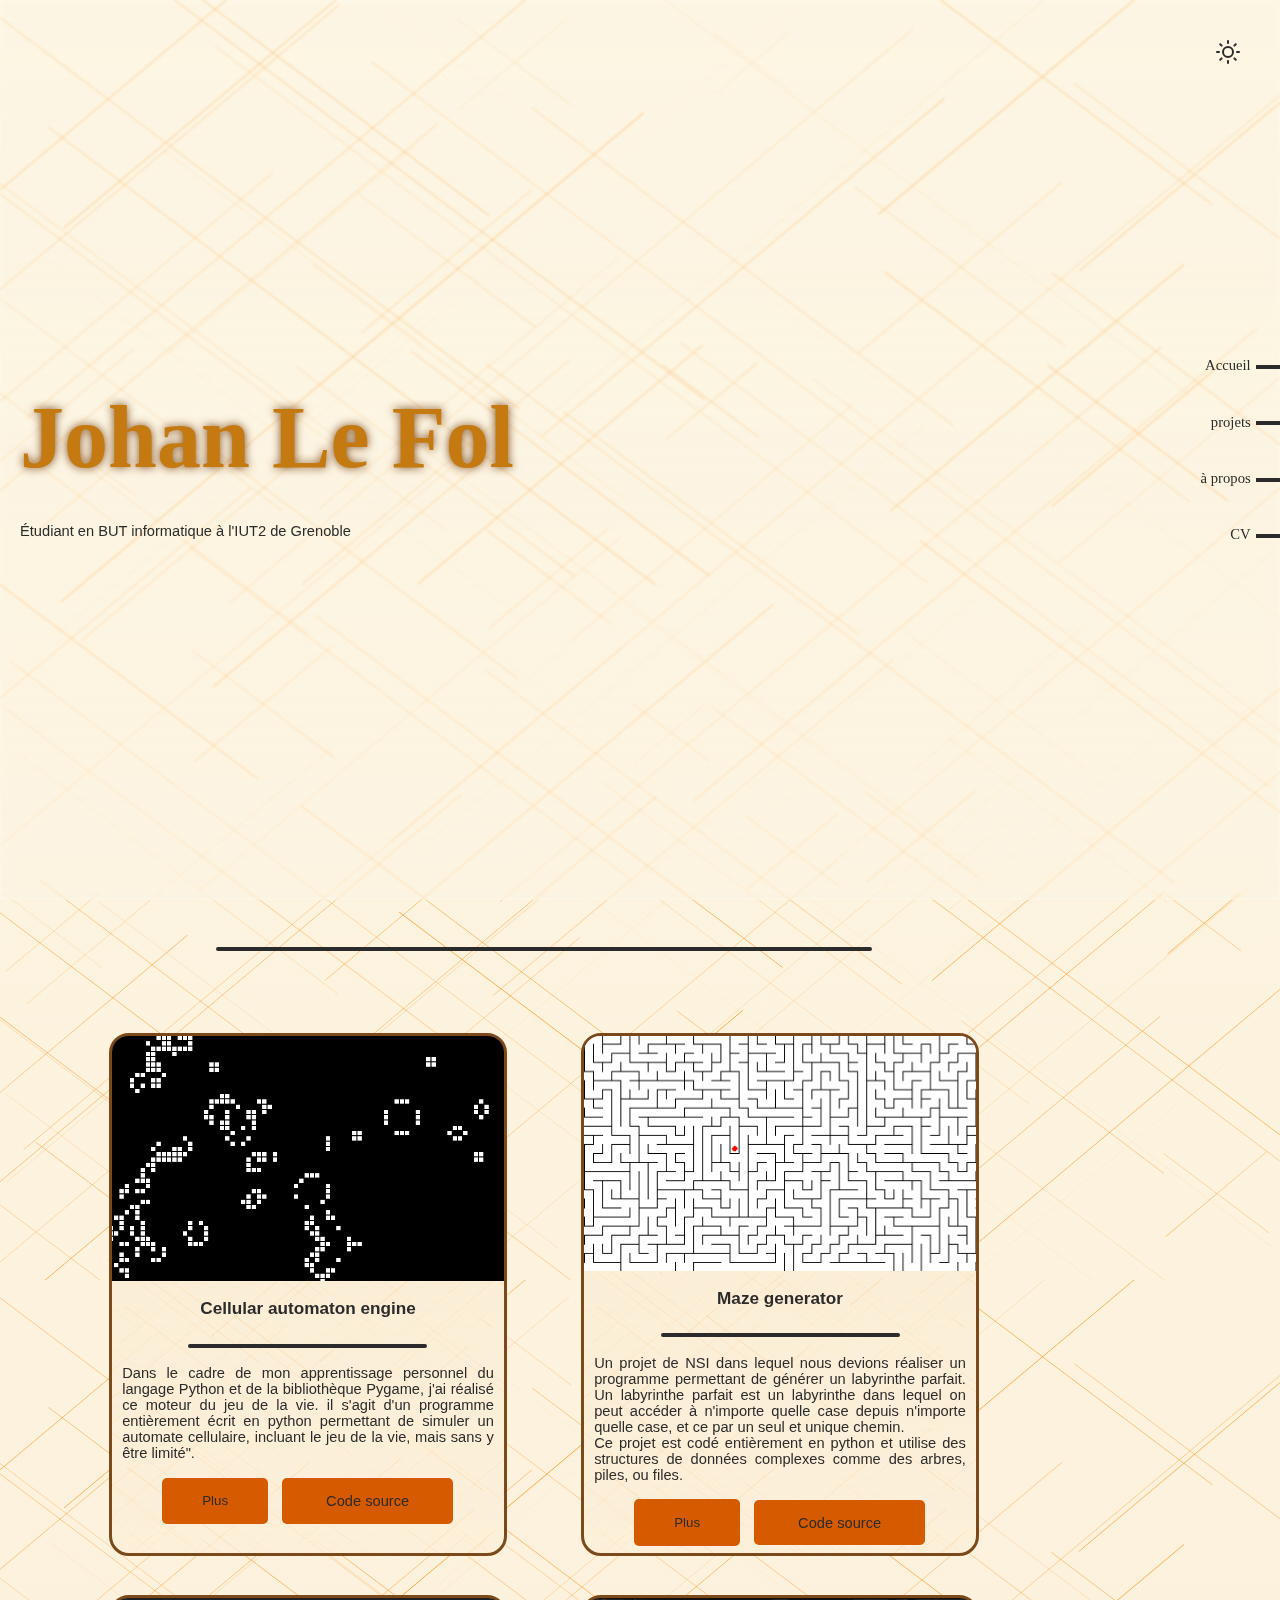
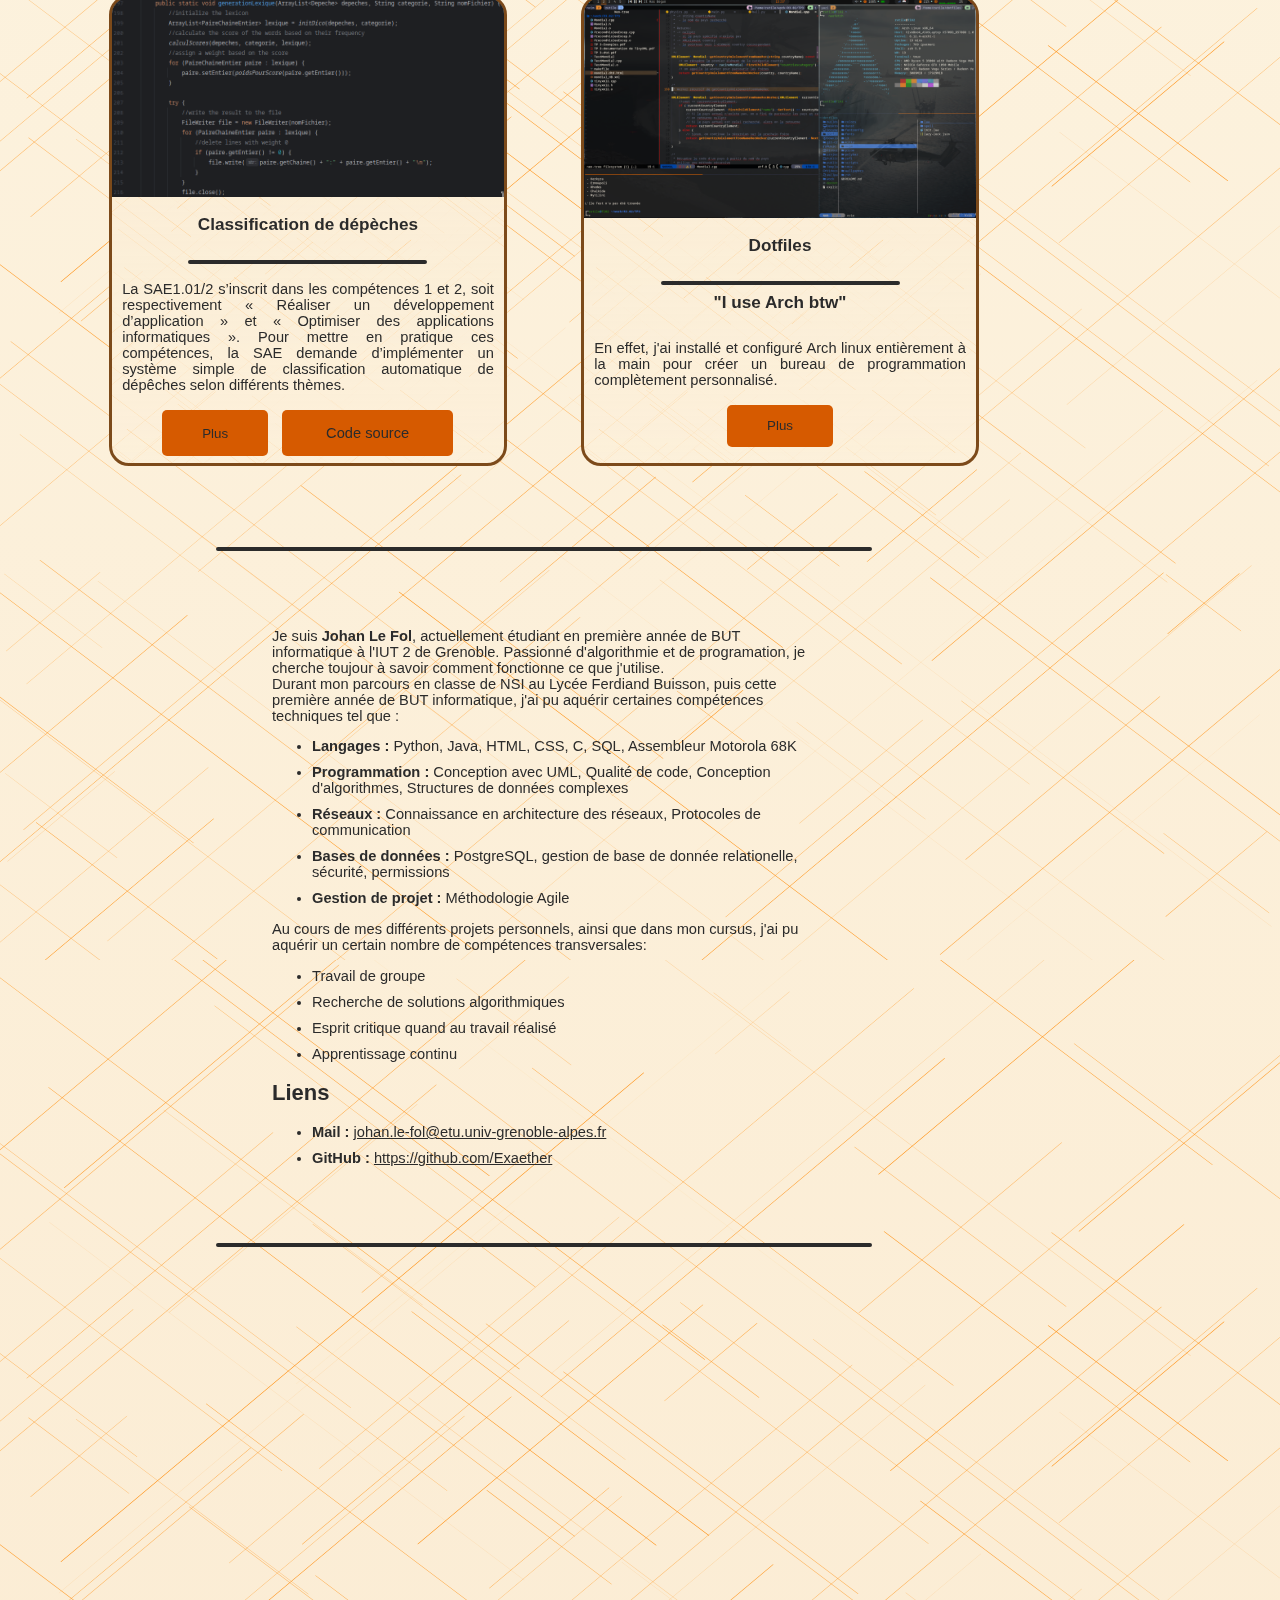
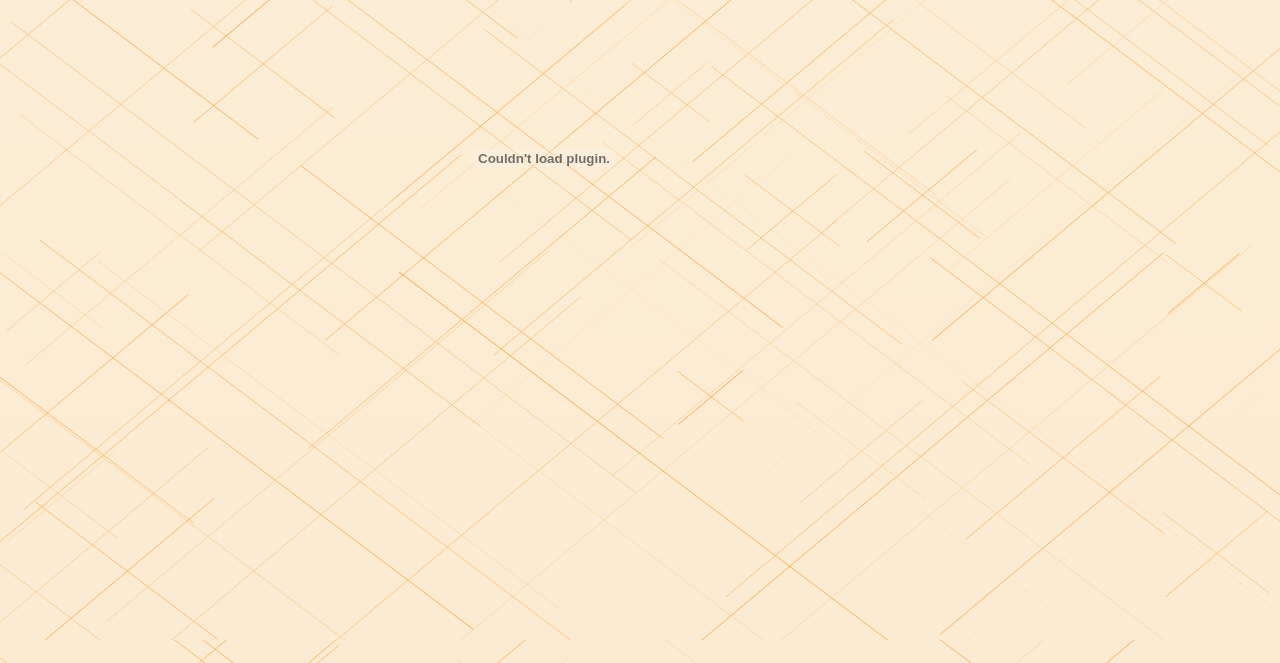
<file: index.html>
<!DOCTYPE html>
<head>
	<html lang="en">
		<meta charset="UTF-8">
		<title>Portfolio Johan Le Fol</title>
		<link rel="icon" href="assets/favicon.ico">
		<meta name="viewport" content="width=device-width,initial-scale=1">
		<link rel="stylesheet" href="style/style.css">
		<script src="https://code.jquery.com/jquery-2.1.4.min.js"></script>
		<script>
			$(window).on("scroll", function() {
				var currentPos = $(window).scrollTop();

				$('nav a').each(function() {
					var sectionLink = $(this);
					var section = $(sectionLink.attr('href'));

					if(section.position().top <= currentPos + 8 && section.position().top + section.height() >= currentPos + 8) {
						$('nav a').removeClass('active');
						sectionLink.addClass('active');
					} else {
						sectionLink.removeClass('active');
					}
				});        
			});
		</script>
</head>
<body>
<nav>
	<div class="toggle-container" id="themeToggle">
		<svg class="sun-icon" xmlns="http://www.w3.org/2000/svg" width="24" height="24" viewBox="0 0 24 24" fill="none" stroke="currentColor" stroke-width="2" stroke-linecap="round" stroke-linejoin="round">
			<circle cx="12" cy="12" r="5"></circle>
			<line x1="12" y1="1" x2="12" y2="3"></line>
			<line x1="12" y1="21" x2="12" y2="23"></line>
			<line x1="4.22" y1="4.22" x2="5.64" y2="5.64"></line>
			<line x1="18.36" y1="18.36" x2="19.78" y2="19.78"></line>
			<line x1="1" y1="12" x2="3" y2="12"></line>
			<line x1="21" y1="12" x2="23" y2="12"></line>
			<line x1="4.22" y1="19.78" x2="5.64" y2="18.36"></line>
			<line x1="18.36" y1="5.64" x2="19.78" y2="4.22"></line>
		</svg>
		<svg class="moon-icon" xmlns="http://www.w3.org/2000/svg" width="24" height="24" viewBox="0 0 24 24" fill="none" stroke="currentColor" stroke-width="2" stroke-linecap="round" stroke-linejoin="round">
			<path d="M21 12.79A9 9 0 1 1 11.21 3 7 7 0 0 0 21 12.79z"></path>
		</svg>
	</div>
    <ul>
        <li>
            <a href="#hub">Accueil</a>
        </li>
        <li>
            <a href="#projects">projets</a>
        </li>
        <li>
            <a href="#about">à propos</a>
        </li>
        <li>
            <a href="#CV">CV</a>
        </li>
    </ul>
</nav>

<main>
	<section id="hub">
		<h1>
			Johan Le Fol
		</h1>
		<p>
			Étudiant en BUT informatique à l'IUT2 de Grenoble
		</p>
	</section>

    <hr>

    <section id="projects">
        <div class="detailsProjet" id="projet1">
            <Article class="popupContent">
                <section class="project-head">
                    <div class="btn-container">
                        <Button id="close1" class="button">Fermer</Button>
                        <a href="https://github.com/Exaether/Cellular-automaton/" class="button" >Code source</a>
                    </div>
                    <!--title here-->
                    <h2>Cellular automaton engine</h2>
                    
                    <div class="language-logos">
                        <hr>
                        <img src="assets/Python.png" alt="python">
                        <img src="assets/pygame.png" alt="pygame">
                    </div>
                </section>
                <hr>
                <section class="project-content">
                    <p>
                        <!--content here-->
                        Dans le cadre de mon apprentissage personnel du langage Python et de la bibliothèque Pygame, j'ai réalisé ce moteur du jeu de la vie.
                        Il s'agit d'un programme entièrement écrit en python permettant de simuler un automate cellulaire, incluant le jeu de la vie, mais sans y être limité".
                        <br>
                        Un automate cellulaire est un ensemble de cellules qui évoluent génération après génération sur une grille selon certaines règles.
                        Il faut donc recalculer l'état de chaque cellule pour chaque génération.
                        Le programme permer entre autre de:
                        <ul>
                            <li>
                                Choisir un set de règles        
                            </li>
                            <li>
                                Créer un set de règles
                            </li>
                            <li>
                                Modifier manuellement l'état de chaque cellules
                            </li>
                        </ul>
                        Ce projet était initialement prévu pour servir d'apprentissage de la bibliothèque Pygame, mais le résultat final étant satisfaisant, il est resté comme un de mes projets principaux
                        N'ayant travaillé que seul sur ce projet, je n'ai mis en place aucune méthode d'organisation, bien que j'ai utilisé Git afin de sauvegarder mon travail.
                        J'ai tout de même été contraint par un temps limité pour la réalisation de ce projet.
                        <br>
                        Lors de ce projet, j'ai prinipcalement aquis des compétences techniques, commen une meilleure maitrise du langage Python, et un apprentissage de la bibliothèque Pygame.
                        C'est aussi un des premier programmes de taille conséquente que j'ai concu, ce qui m'a obligé à adopter des bonnes pratiques de programmation, tel que commenter le code et respecter les <a href="https://peps.python.org/pep-0008/">PEP</a> (Python Enhancement Proposals).
                        <br>
                        Enfin, j'ai apprécié ce projet principalement pour le fait de coder sans connaissance avancée de la bibliothèque, ce qui m'a obligé à me documenter pour réaliser ce programme.
                    </p>
                    
                </section>
            </Article>
        </div>
        
        <Article class="project">
            <img src="assets/cellular.png" alt="projet 1">
            <!--title here-->
            <h3>Cellular automaton engine</h3>
            <hr>
            <p>
                <!--content here-->
                Dans le cadre de mon apprentissage personnel du langage Python et de la bibliothèque Pygame, j'ai réalisé ce moteur du jeu de la vie.
                il s'agit d'un programme entièrement écrit en python permettant de simuler un automate cellulaire, incluant le jeu de la vie, mais sans y être limité".
            </p>
            <div class="btn-container">
                <button id="open1" class="button">Plus</button>
                <a href="https://github.com/Exaether/Cellular-automaton/" class="button" >Code source</a>
            </div>
            
        </Article>

        <div class="detailsProjet" id="projet2">
            <Article class="popupContent">
                <section class="project-head">
                    <div class="btn-container">
                        <Button id="close2" class="button">Fermer</Button>
                        <a href="https://github.com/Exaether/maze" class="button" >Code source</a>
                    </div>
                    <!--title here-->
                    <h2>Maze generator</h2>
                    <div class="language-logos">
                        <hr>
                        <img src="assets/Python.png" alt="python">
                        <img src="assets/pygame.png" alt="pygame">
                    </div>
                </section>
                <hr>
                <section class="project-content">
                    <p>
                        <!--content here-->
                        Un projet de NSI dans lequel nous devions réaliser un programme permettant de générer un labyrinthe parfait.
                        Un labyrinthe parfait est un labyrinthe dans lequel on peut accéder à n'importe quelle case depuis n'importe quelle case, et ce par un seul et unique chemin.
                        <br>
                        Ce projet est codé entièrement en python et utilise des structures de données complexes comme des arbres, piles, ou files.
                        Le projet étant proposé dans le cadre du cours portant sur les structures d'arbre, nous avons dù modéliser le labyrinthe à partir d'un arbre.
                        Nous avons ensuite utilisé des piles et des files pour contruire récursivement le labyrinthe de manière à ce qu'il soit parfait.
                        <br>
                        après le rendu de ce projet en cours de NSI, j'ai décidé de le continuer en implémentant un affichage graphique utilisant Pygame, ainsi que un joueur déplacable dans le labyrinthe.
                        <br>
                        <br>
                        J'ai donc travaillé dans un groupe de trois personnes durant la moitié de ce projet, de plus, la date de rendu était imposée.
                        Nous avons donc mis en place une division des tâches, en se répartissant chaqun un fichier du projet à coder.
                        Nous n'avons toutefois pas utilisé Git pour cette partie du projet.
                        <br>
                        Dans la suite du projet, que j'ai réalisé seul, j'ai cette fois utilisé Git, mais pas d'autres méthode d'organisation.
                        Lors de ce projet, mon rôle a été d'écrire l'algorithme de génération du labyrinthe en lui-même. J'ai donc pu mettre en application les cours de NSI traitant des arbres, piles et files.
                        J'ai pu aussi renforcer ma maitrise du langage python ainsi que mes pratiques de programmation.
                        <br>
                        Lorsque j'ai repris le projet personnellement, j'ai dû utiliser Pygame, et j'ai donc renforcé ma connaissance de cette bibliothèque.

                    </p>
                </section>
            </Article>
        </div>
    
        <Article class="project">
            <img src="assets/maze.png" alt="projet 2">
            <!--title here-->
            <h3>Maze generator</h3>
            <hr>
            <p>
                <!--content here-->
                Un projet de NSI dans lequel nous devions réaliser un programme permettant de générer un labyrinthe parfait.
                Un labyrinthe parfait est un labyrinthe dans lequel on peut accéder à n'importe quelle case depuis n'importe quelle case, et ce par un seul et unique chemin.
                <br>
                Ce projet est codé entièrement en python et utilise des structures de données complexes comme des arbres, piles, ou files.
            </p>
            <div class="btn-container">
                <button id="open2" class="button">Plus</button>
                <a href="https://github.com/Exaether/maze" class="button">Code source</a>
            </div>
        </Article>

        <div class="detailsProjet" id="projet3">
            <Article class="popupContent">
                <section class="project-head">
                    <div class="btn-container">
                        <Button id="close3" class="button">Fermer</Button>
                        <a href="https://github.com/Aspics/SAE-1.012" class="button">Code source</a>
                    </div>
                    <!--title here-->
                    <h2>Classification de dépèches</h2>
                    <div class="language-logos">
                        <hr>
                        <img src="assets/java.webp" alt="java">
                    </div>
                </section>
                <hr>
                <section class="project-content">
                    <p>
                        <!--content here-->
                        La SAE1.01/2 s’inscrit dans les compétences 1 et 2, soit respectivement « Réaliser un
                        développement d’application » et « Optimiser des applications informatiques ». Pour mettre en
                        pratique ces compétences, la SAE demande d’implémenter un système simple de classification
                        automatique de dépêches selon différents thèmes. Le développement du projet est réalisé en Java.
                        En plus de la simple création du système de classification, il est aussi demandé d’optimiser au
                        maximum l’algorithme pour réduire le temps d’exécution du programme.
                        <br>
                        <br>
                        Lors de ce projet, nous avons identifié le problème posé, puis cherché les solutions possibles
                        pour le résoudre. La solution proposée par le sujet est de trier les dépêches à partir de tableaux de
                        mots-clés. Après avoir implémenté cette solution, nous avons choisis de développer les autres
                        solutions trouvées, à savoir l’utilisation de dictionnaires de mots clés à la place des tableaux, et le tri
                        des tableaux de mot-clés. Nous avons pu ainsi comparer les différents algorithmes et structures de
                        données utilisées dans ces différentes solutions.
                        <br>
                        <br>
                        Dans ce projet, j’ai principalement appris l’utilisation de l’outil de gestion de version Git.
                        Mon rôle dans le groupe était un rôle général, puisque le groupe ne comportait que 2 membres. Cela
                        dit, j’ai pu participer au développement des approches, mais aussi à la correction et vérification des
                        programmes de l’autre membre du groupe.
                    </p>
                </section>
            </Article>
        </div>
    
        <Article class="project">
            <img src="assets/classification.png" alt="projet 3">
            <!--title here-->
            <h3>Classification de dépèches</h3>
            <hr>
            <p>
                <!--content here-->
                La SAE1.01/2 s’inscrit dans les compétences 1 et 2, soit respectivement « Réaliser un
                développement d’application » et « Optimiser des applications informatiques ». Pour mettre en
                pratique ces compétences, la SAE demande d’implémenter un système simple de classification
                automatique de dépêches selon différents thèmes.
            </p>
            <div class="btn-container">
                <button id="open3" class="button">Plus</button>
                <a href="https://github.com/Aspics/SAE-1.012" class="button">Code source</a>
            </div>
        </Article>

        <div class="detailsProjet" id="projet4">
            <Article class="popupContent">
                <section class="project-head">
                    <div class="btn-container">
                        <Button id="close4" class="button">Fermer</Button>
                    </div>
                    <!--title here-->
                    <h2>Dotfiles</h2>
                    <div class="language-logos">
                        <hr>
                        <img src="assets/Arch.png" alt="Arch linux">
                        <img src="assets/Linux.png" alt="linux">
                        <img src="assets/I3.png" alt="I3">
                        <img src="assets/Polybar.png" alt="Polybar">
                    </div>
                </section>
                <hr>
                <section class="project-content">
                    <p>
                        <!--content here-->
                        <h3 style="margin-top: 0;">"I use Arch btw"</h3>
                        <br>
                        <br>
                        En effet, j'ai installé et configuré Arch linux entièrement à la main pour créer un bureau de programmation complètement personnalisé.
                        Arch linux est une distribution linux très légère qui a pour principe de n'inclure que le stricte nécéssaire au fonctionnement de l'ordinateur.
                        Cela a l'avantage de la personalisation; je suis libre de choisir ce que j'utilise pour toutes les tâches.
                        <br>
                        Le terme "dotfiles" fait référence aux fichiers de configuration des logiciels installés, puisque leur nom commence en général par un point.
                        Pour atteindre une interface de bureau comme aujourd'huis, j'ai dû modifier beaucoups de ces fichiers de configuration afin de modifier chaque élément de mon espace de travail.
                        <br>
                        <br>
                        Durant ce projet, j'ai pu compléter ma maitrise du système linux, mais aussi renforcer ma connaissance quand au fonctionnement d'un ordinateur.
                        J'ai appris à utiliser un ordinateur Linux sans interface graphique, et j'ai donc complété ma connaissance des commandes Linux.
                    </p>
                </section>
            </Article>
        </div>
    
        <Article class="project">
            <img src="assets/dotfiles.png" alt="projet 4">
            <!--title here-->
            <h3>Dotfiles</h3>
            <hr>
            <!--content here-->
            <h3 style="margin-top: 0;">"I use Arch btw"</h3>
            <p>
            En effet, j'ai installé et configuré Arch linux entièrement à la main pour créer un bureau de programmation complètement personnalisé.
            </p>
            <div class="btn-container">
                <button id="open4" class="button">Plus</button>
            </div>
        </Article>
    </section>
    
    <hr>

    <section id="about">
        <p>
            Je suis <b>Johan Le Fol</b>, actuellement étudiant en première année de BUT informatique à l'IUT 2 de Grenoble. Passionné d'algorithmie et de programation,
            je cherche toujour à savoir comment fonctionne ce que j'utilise.
            <br>
            Durant mon parcours en classe de NSI au Lycée Ferdiand Buisson, puis cette première année de BUT informatique, j'ai pu aquérir certaines compétences techniques tel que :
            <ul>
                <li>
                    <b>Langages : </b>Python, Java, HTML, CSS, C, SQL, Assembleur Motorola 68K
                </li>
                <li>
                    <b>Programmation : </b>Conception avec UML, Qualité de code, Conception d'algorithmes, Structures de données complexes
                </li>
                <li>
                    <b>Réseaux : </b>Connaissance en architecture des réseaux, Protocoles de communication
                </li>
                <li>
                    <b>Bases de données : </b>PostgreSQL, gestion de base de donnée relationelle, sécurité, permissions
                </li>
                <li>
                    <b>Gestion de projet : </b>Méthodologie Agile
                </li>
            </ul>

            Au cours de mes différents projets personnels, ainsi que dans mon cursus, j'ai pu aquérir un certain nombre de compétences transversales:

            <ul>
                <li>
                    Travail de groupe
                </li>
                <li>
                    Recherche de solutions algorithmiques
                </li>
                <li>
                    Esprit critique quand au travail réalisé
                </li>
                <li>
                    Apprentissage continu
                </li>
            </ul>

            <h2>
                Liens
            </h2>
            <ul>
                <li>
                    <b>Mail : </b><a href="mailto:johan.le-fol@etu.univ-grenoble-alpes.fr">johan.le-fol@etu.univ-grenoble-alpes.fr</a>
                </li>
                <li>
                    <b>GitHub : </b><a href="https://github.com/Exaether">https://github.com/Exaether</a>
                </li>
            </ul>
            
        </p>
    </section>

    <hr>

    <section id="CV">
        <embed
            src="assets/CV.pdf"
            type="application/pdf"
            frameBorder="0"
            scrolling="auto"
            height="100%"
            width="100%"
        ></embed>
    </section>
</main>
<script src="js/script.js"> </script>
</body>
</file>
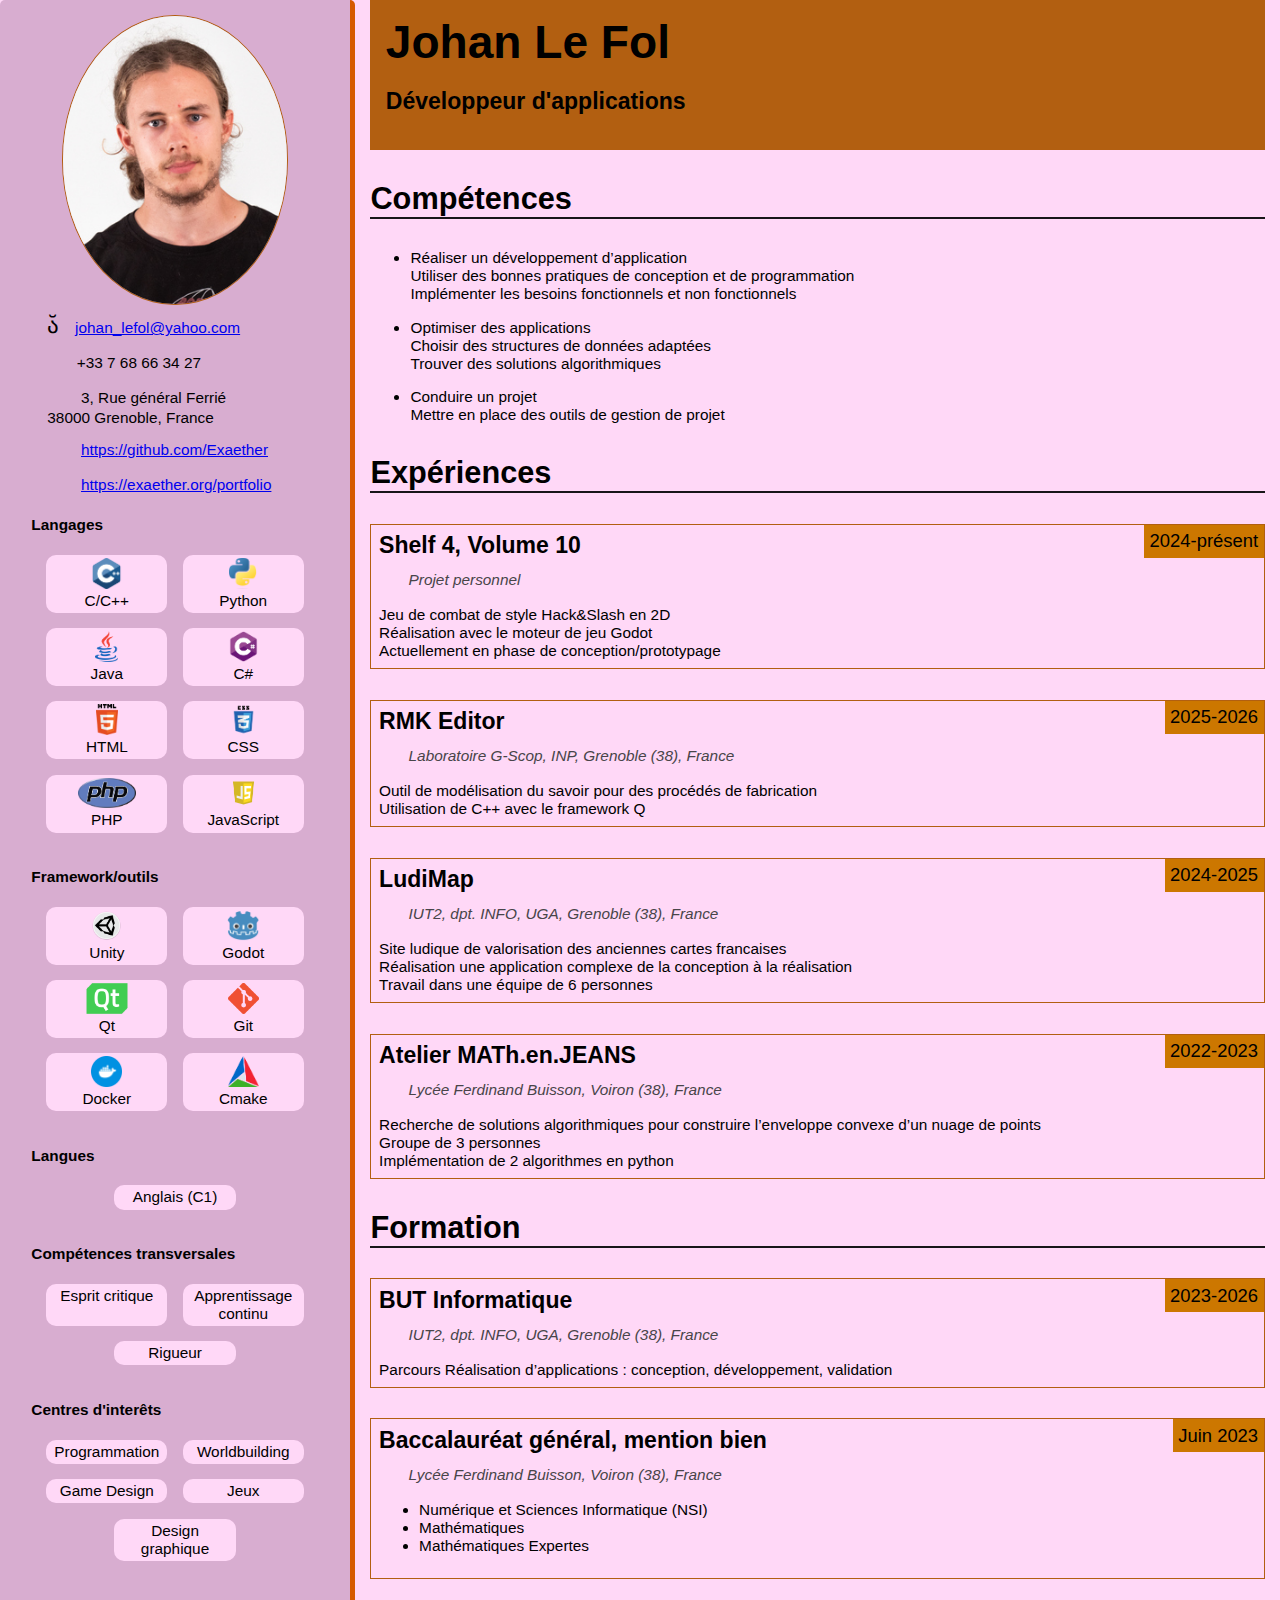
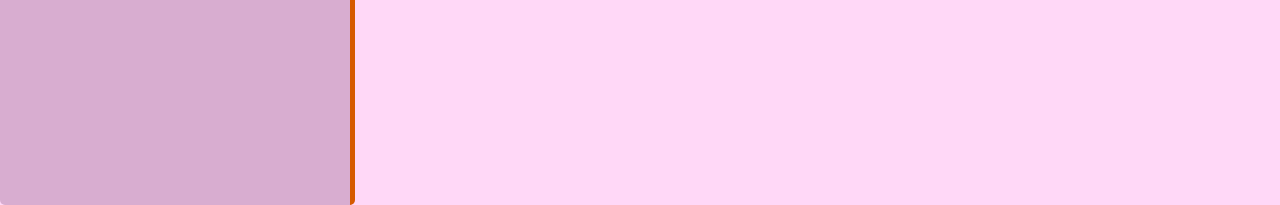
<file: CV.html>
<head>
	<html lang="en">
	<meta charset="UTF-8">
	<title>Johan Le Fol</title>
	<link rel="icon" href="assets/favicon.png">
	<meta name="viewport" content="width=device-width,initial-scale=1">
	<link rel="stylesheet" href="style/CV.css">
</head>

<body>
	<div id="sidepanel">
		<img id="photo" src="assets/images/photo.jpg" alt="photo">
		<header id="infos">
			<p id="mail">
				<a href="mailto:johan_lefol@yahoo.com">johan_lefol@yahoo.com</a>
			</p>
			<p id="tel">+33 7 68 66 34 27</p>
			<p id="place">
				3, Rue général Ferrié <br>
				38000 Grenoble, France
			</p>
			<p id="github">
				<a href="https://github.com/Exaether">https://github.com/Exaether</a>
			</p>
			<p id="website">
				<a href="https://exaether.org/portfolio">https://exaether.org/portfolio</a>
			</p>
		</header>

		<article class="sidesection">
			<h4>Langages</h4>
			<ul>
				<li>
					<img src="assets/images/languages/cpp.png" alt="C++">
					<p>C/C++</p>
				</li>
				<li>
					<img src="assets/images/languages/Python.png" alt="Python">
					<p>
						Python
					</p>
				</li>
				<li>
					<img src="assets/images/languages/Java.png" alt="Java">
					<p>
						Java
					</p>
				</li>
				<li>
					<img src="assets/images/languages/csharp.png" alt="C Sharp">
					<p>
						C#
					</p>
				</li>
				<li>
					<img src="assets/images/languages/html.png" alt="HTML">
					<p>
						HTML
					</p>
				</li>
				<li>
					<img src="assets/images/languages/css.png" alt="CSS">
					<p>
						CSS
					</p>
				</li>
				<li>
					<img src="assets/images/languages/php.png" alt="PHP">
					<p>
						PHP
					</p>
				</li>
				<li>
					<img src="assets/images/languages/js.png" alt="JavaScript">
					<p>
						JavaScript
					</p>
				</li>
			</ul>

		</article>

		<article class="sidesection">
			<h4>Framework/outils</h4>
			<ul>
				<li>
					<img src="assets/images/languages/unity.png" alt="Unity">
					<p>
						Unity
					</p>
				</li>
				<li>
					<img src="assets/images/languages/godot.png" alt="Godot">
					<p>
						Godot
					</p>
				</li>
				<li>
					<img src="assets/images/languages/qt.png" alt="Qt">
					<p>
						Qt
					</p>
				</li>
				<li>
					<img src="assets/images/languages/git.png" alt="Git">
					<p>
						Git
					</p>
				</li>
				<li>
					<img src="assets/images/languages/docker.png" alt="Docker">
					<p>
						Docker
					</p>
				</li>
				<li>
					<img src="assets/images/languages/cmake.png" alt="Cmake">
					<p>
						Cmake
					</p>
				</li>
			</ul>
		</article>

		<article class="sidesection">
			<h4>Langues</h4>
			<ul>
				<li>Anglais (C1)</li>
			</ul>
		</article>

		<article class="sidesection">
			<h4>Compétences transversales</h4>
			<ul>
				<li>Esprit critique</li>
				<li>Apprentissage continu</li>
				<li>Rigueur</li>
			</ul>
		</article>

		<article class="sidesection">
			<h4>Centres d'interêts</h4>
			<ul>
				<li>Programmation</li>
				<li>Worldbuilding</li>
				<li>Game Design</li>
				<li>Jeux</li>
				<li>Design graphique</li>
			</ul>

		</article>


	</div>

	<div id="mainpanel">
		<header id="title">
			<h1>Johan Le Fol</h1>
			<h2>Développeur d'applications</h2>
		</header>
		<main>
			<section id="skills">
				<h3>Compétences</h3>
				<ul>
					<li>
						Réaliser un développement d’application <br>
						Utiliser des bonnes pratiques de conception et de programmation <br>
						Implémenter les besoins fonctionnels et non fonctionnels
					</li>
					<li>
						Optimiser des applications <br>
						Choisir des structures de données adaptées <br>
						Trouver des solutions algorithmiques
					</li>
					<li>
						Conduire un projet <br>
						Mettre en place des outils de gestion de projet
					</li>
				</ul>
			</section>

			<section id="experiences">
				<h3>Expériences</h3>

				<article class="item">
					<h4>Shelf 4, Volume 10</h4>
					<p class="location">Projet personnel</p>
					<span class="date">2024-présent</span>
					<p class="content">
						Jeu de combat de style Hack&Slash en 2D <br>
						Réalisation avec le moteur de jeu Godot <br>
						Actuellement en phase de conception/prototypage
					</p>
				</article>

				<article class="item">
					<h4>RMK Editor</h4>
					<p class="location">Laboratoire G-Scop, INP, Grenoble (38), France</p>
					<span class="date">2025-2026</span>
					<p class="content">
						Outil de modélisation du savoir pour des procédés de fabrication <br>
						Utilisation de C++ avec le framework Q
					</p>
				</article>

				<article class="item">
					<h4>LudiMap</h4>
					<p class="location">IUT2, dpt. INFO, UGA, Grenoble (38), France</p>
					<span class="date">2024-2025</span>
					<p class="content">
						Site ludique de valorisation des anciennes cartes francaises <br>
						Réalisation une application complexe de la conception à la réalisation <br>
						Travail dans une équipe de 6 personnes
					</p>
				</article>

				<article class="item">
					<h4>Atelier MATh.en.JEANS</h4>
					<p class="location">Lycée Ferdinand Buisson, Voiron (38), France</p>
					<span class="date">2022-2023</span>
					<p class="content">
						Recherche de solutions algorithmiques pour construire l’enveloppe convexe d’un nuage de points
						<br>
						Groupe de 3 personnes <br>
						Implémentation de 2 algorithmes en python
					</p>
				</article>

			</section>

			<section id="cursus">
				<h3>Formation</h3>

				<article class="item">
					<h4>BUT Informatique</h4>
					<p class="location">IUT2, dpt. INFO, UGA, Grenoble (38), France</p>
					<span class="date">2023-2026</span>
					<p class="content">
						Parcours Réalisation d’applications : conception, développement, validation
					</p>
				</article>

				<article class="item">
					<h4>Baccalauréat général, mention bien</h4>
					<p class="location">Lycée Ferdinand Buisson, Voiron (38), France</p>
					<span class="date">Juin 2023</span>
					<p class="content">
					<ul>
						<li>Numérique et Sciences Informatique (NSI)</li>
						<li>Mathématiques</li>
						<li>Mathématiques Expertes</li>
					</ul>
					</p>
				</article>

			</section>

		</main>
	</div>
</body>
</file>
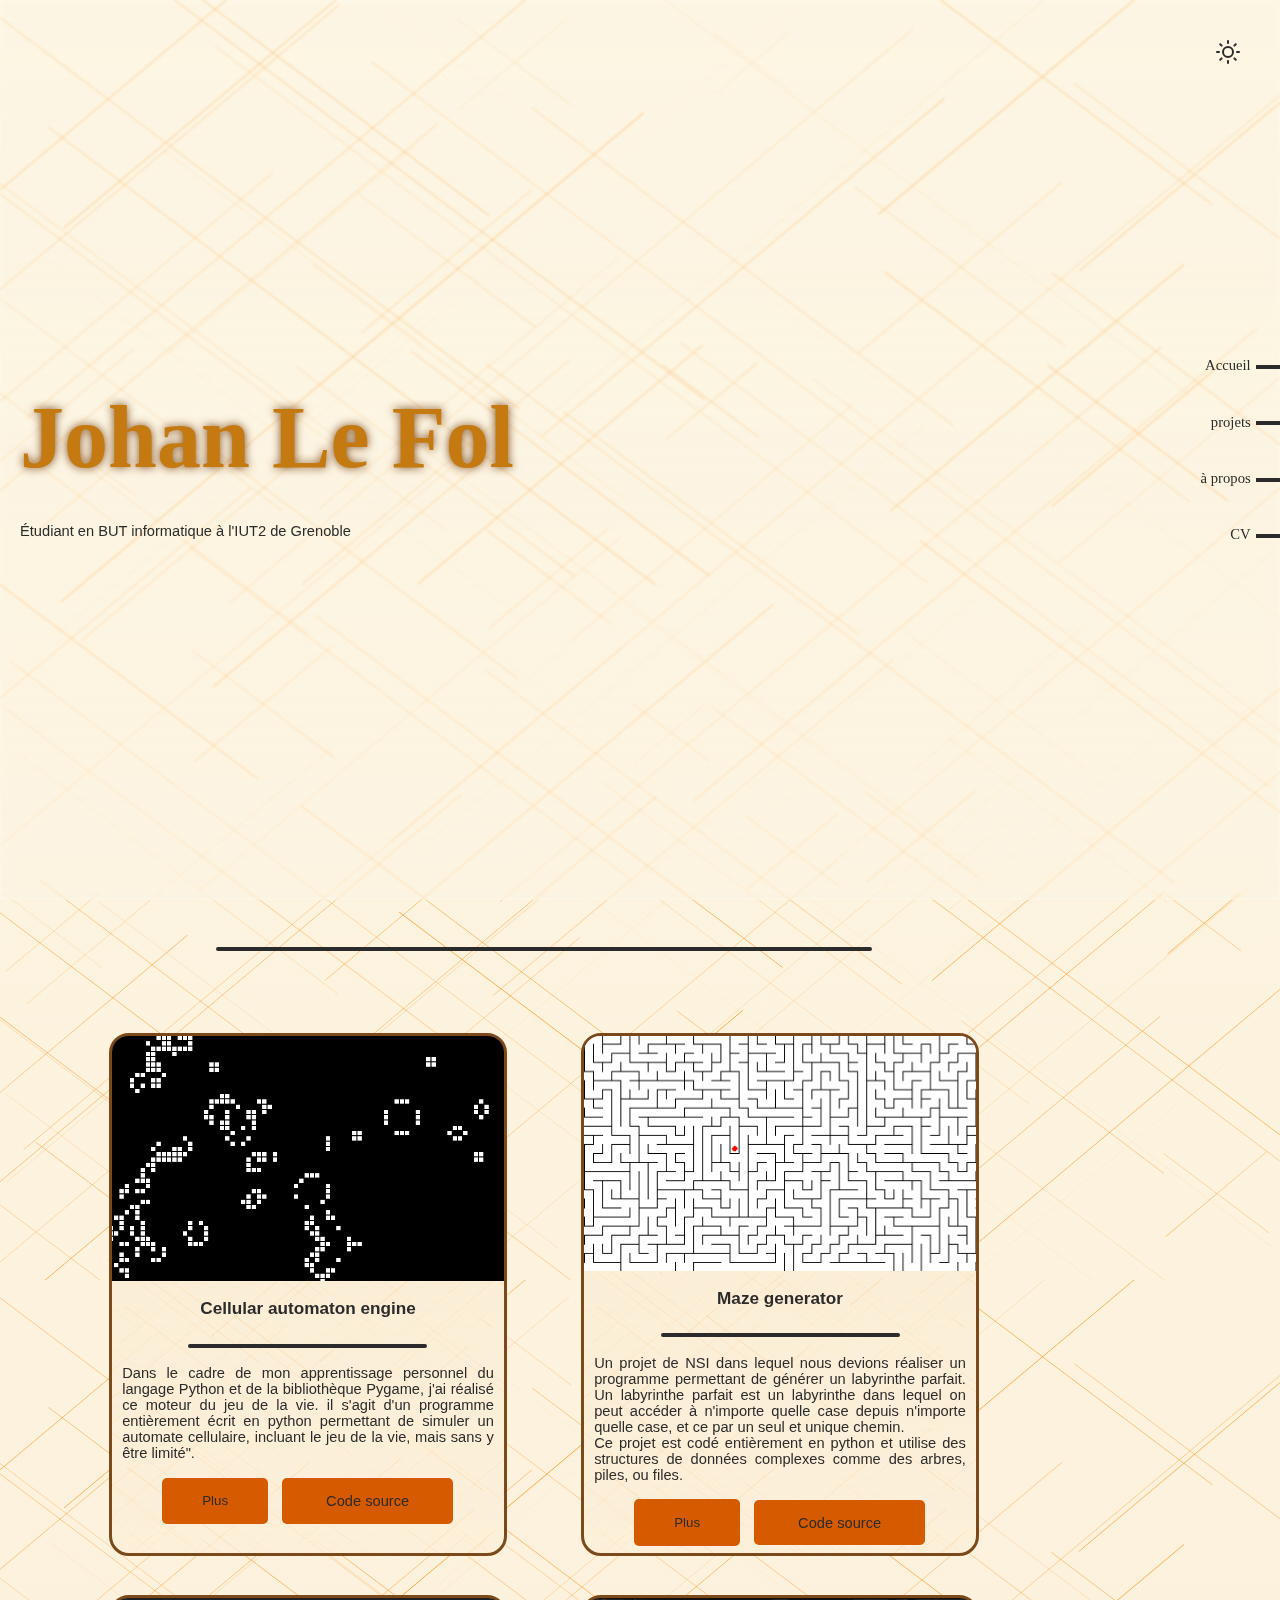
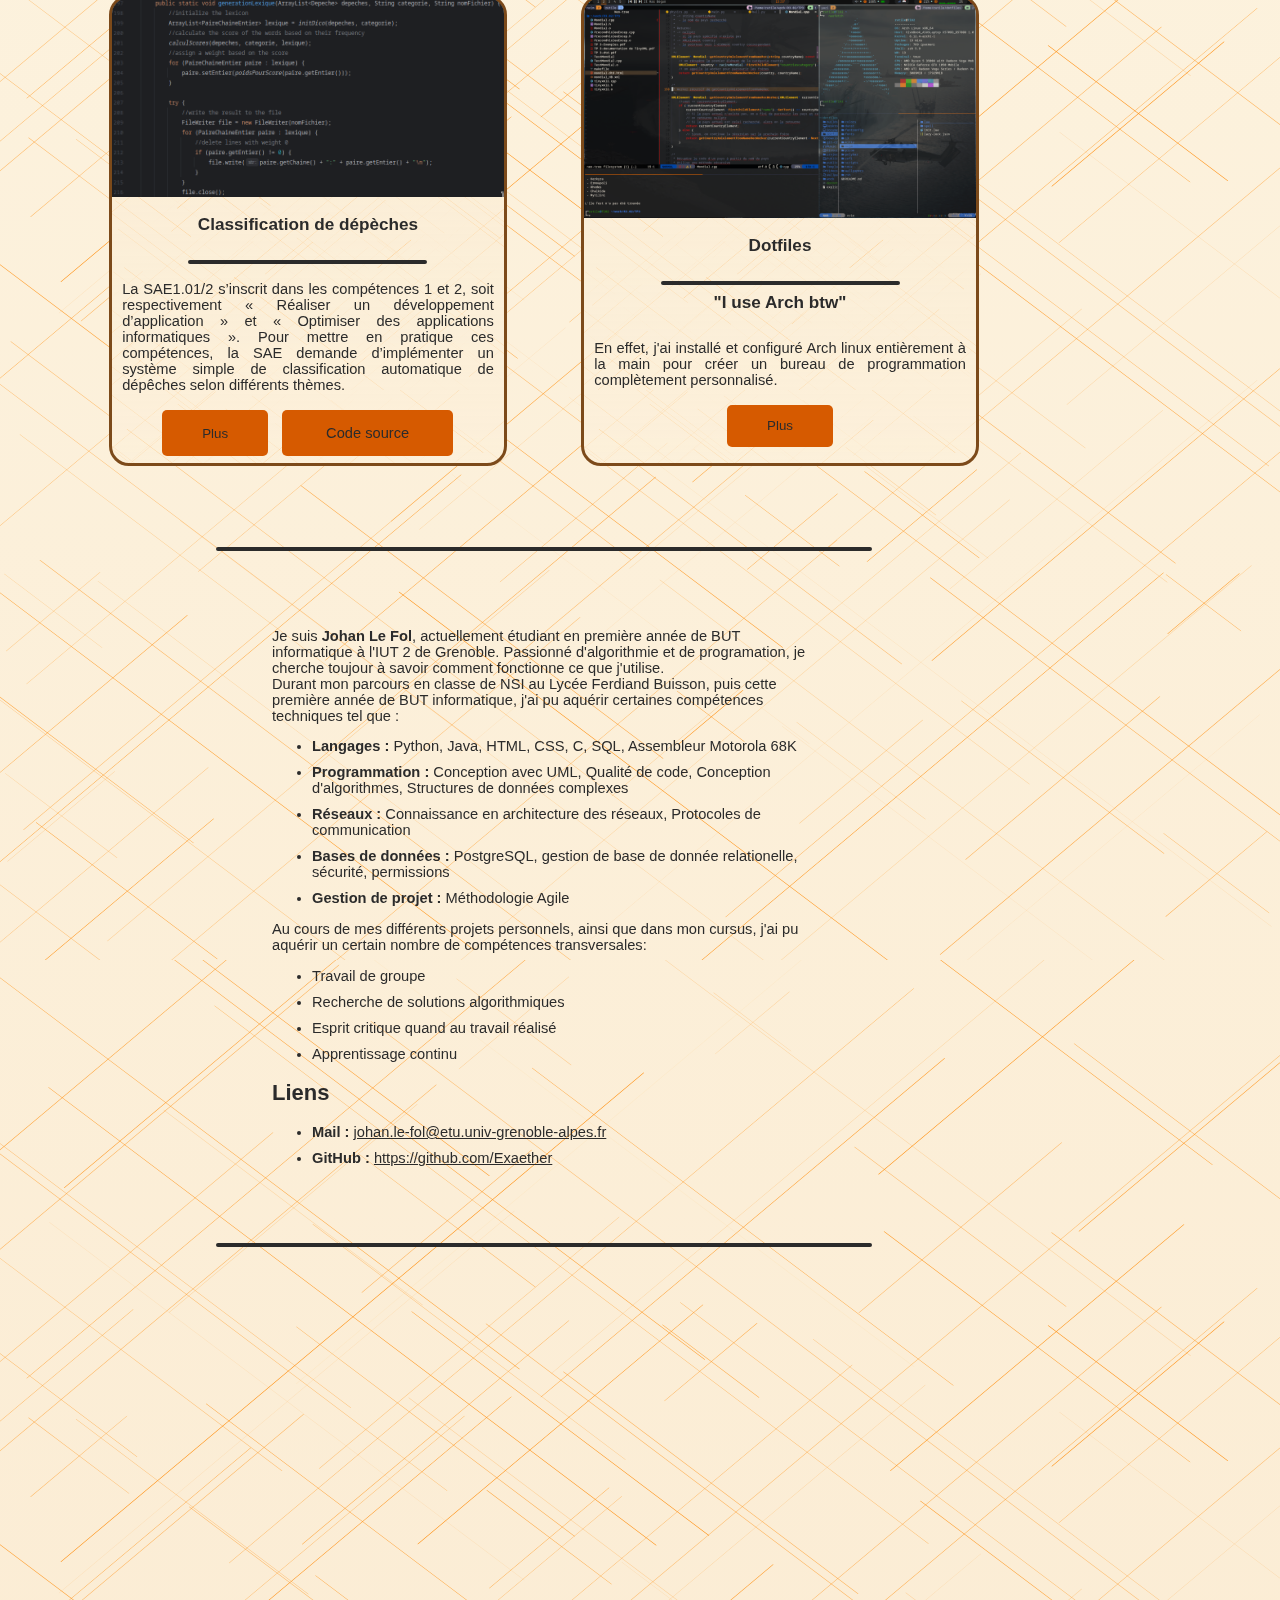
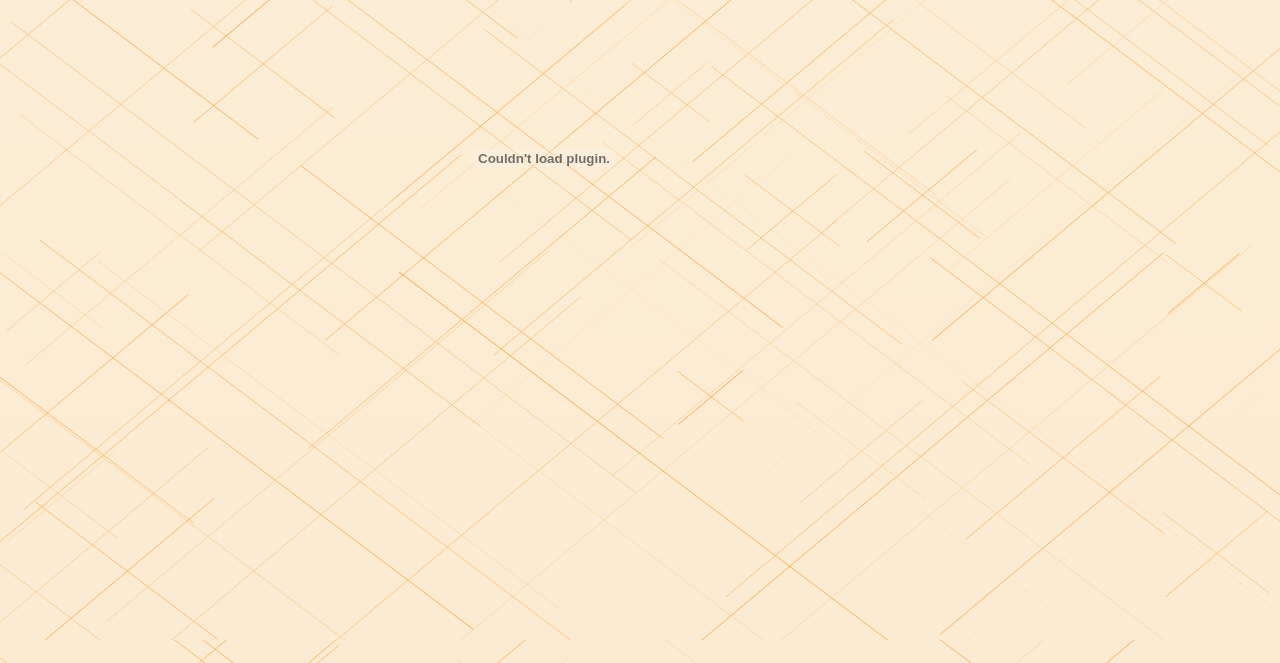
<file: index1.html>
<!DOCTYPE html>
<head>
	<html lang="en">
		<meta charset="UTF-8">
		<title>Portfolio Johan Le Fol</title>
		<link rel="icon" href="assets/favicon.ico">
		<meta name="viewport" content="width=device-width,initial-scale=1">
		<link rel="stylesheet" href="style/style.css">
		<script src="https://code.jquery.com/jquery-2.1.4.min.js"></script>
		<script>
			$(window).on("scroll", function() {
				var currentPos = $(window).scrollTop();

				$('nav a').each(function() {
					var sectionLink = $(this);
					var section = $(sectionLink.attr('href'));

					if(section.position().top <= currentPos + 8 && section.position().top + section.height() >= currentPos + 8) {
						$('nav a').removeClass('active');
						sectionLink.addClass('active');
					} else {
						sectionLink.removeClass('active');
					}
				});        
			});
		</script>
</head>
<body>
<nav>
	<div class="toggle-container" id="themeToggle">
		<svg class="sun-icon" xmlns="http://www.w3.org/2000/svg" width="24" height="24" viewBox="0 0 24 24" fill="none" stroke="currentColor" stroke-width="2" stroke-linecap="round" stroke-linejoin="round">
			<circle cx="12" cy="12" r="5"></circle>
			<line x1="12" y1="1" x2="12" y2="3"></line>
			<line x1="12" y1="21" x2="12" y2="23"></line>
			<line x1="4.22" y1="4.22" x2="5.64" y2="5.64"></line>
			<line x1="18.36" y1="18.36" x2="19.78" y2="19.78"></line>
			<line x1="1" y1="12" x2="3" y2="12"></line>
			<line x1="21" y1="12" x2="23" y2="12"></line>
			<line x1="4.22" y1="19.78" x2="5.64" y2="18.36"></line>
			<line x1="18.36" y1="5.64" x2="19.78" y2="4.22"></line>
		</svg>
		<svg class="moon-icon" xmlns="http://www.w3.org/2000/svg" width="24" height="24" viewBox="0 0 24 24" fill="none" stroke="currentColor" stroke-width="2" stroke-linecap="round" stroke-linejoin="round">
			<path d="M21 12.79A9 9 0 1 1 11.21 3 7 7 0 0 0 21 12.79z"></path>
		</svg>
	</div>
    <ul>
        <li>
            <a href="#hub">Accueil</a>
        </li>
        <li>
            <a href="#projects">projets</a>
        </li>
        <li>
            <a href="#about">à propos</a>
        </li>
        <li>
            <a href="#CV">CV</a>
        </li>
    </ul>
</nav>

<main>
	<section id="hub">
		<h1>
			Johan Le Fol
		</h1>
		<p>
			Étudiant en BUT informatique à l'IUT2 de Grenoble
		</p>
	</section>

    <hr>

    <section id="projects">
        <div class="detailsProjet" id="projet1">
            <Article class="popupContent">
                <section class="project-head">
                    <div class="btn-container">
                        <Button id="close1" class="button">Fermer</Button>
                        <a href="https://github.com/Exaether/Cellular-automaton/" class="button" >Code source</a>
                    </div>
                    <!--title here-->
                    <h2>Cellular automaton engine</h2>
                    
                    <div class="language-logos">
                        <hr>
                        <img src="assets/images/languages/Python.png" alt="python">
                        <img src="assets/images/languages/Pygame.png" alt="pygame">
                    </div>
                </section>
                <hr>
                <section class="project-content">
                    <p>
                        <!--content here-->
                        Dans le cadre de mon apprentissage personnel du langage Python et de la bibliothèque Pygame, j'ai réalisé ce moteur du jeu de la vie.
                        Il s'agit d'un programme entièrement écrit en python permettant de simuler un automate cellulaire, incluant le jeu de la vie, mais sans y être limité".
                        <br>
                        Un automate cellulaire est un ensemble de cellules qui évoluent génération après génération sur une grille selon certaines règles.
                        Il faut donc recalculer l'état de chaque cellule pour chaque génération.
                        Le programme permer entre autre de:
                        <ul>
                            <li>
                                Choisir un set de règles        
                            </li>
                            <li>
                                Créer un set de règles
                            </li>
                            <li>
                                Modifier manuellement l'état de chaque cellules
                            </li>
                        </ul>
                        Ce projet était initialement prévu pour servir d'apprentissage de la bibliothèque Pygame, mais le résultat final étant satisfaisant, il est resté comme un de mes projets principaux
                        N'ayant travaillé que seul sur ce projet, je n'ai mis en place aucune méthode d'organisation, bien que j'ai utilisé Git afin de sauvegarder mon travail.
                        J'ai tout de même été contraint par un temps limité pour la réalisation de ce projet.
                        <br>
                        Lors de ce projet, j'ai prinipcalement aquis des compétences techniques, commen une meilleure maitrise du langage Python, et un apprentissage de la bibliothèque Pygame.
                        C'est aussi un des premier programmes de taille conséquente que j'ai concu, ce qui m'a obligé à adopter des bonnes pratiques de programmation, tel que commenter le code et respecter les <a href="https://peps.python.org/pep-0008/">PEP</a> (Python Enhancement Proposals).
                        <br>
                        Enfin, j'ai apprécié ce projet principalement pour le fait de coder sans connaissance avancée de la bibliothèque, ce qui m'a obligé à me documenter pour réaliser ce programme.
                    </p>
                    
                </section>
            </Article>
        </div>
        
        <Article class="project">
            <img src="assets/images/projects/cellular.png" alt="projet 1">
            <!--title here-->
            <h3>Cellular automaton engine</h3>
            <hr>
            <p>
                <!--content here-->
                Dans le cadre de mon apprentissage personnel du langage Python et de la bibliothèque Pygame, j'ai réalisé ce moteur du jeu de la vie.
                il s'agit d'un programme entièrement écrit en python permettant de simuler un automate cellulaire, incluant le jeu de la vie, mais sans y être limité".
            </p>
            <div class="btn-container">
                <button id="open1" class="button">Plus</button>
                <a href="https://github.com/Exaether/Cellular-automaton/" class="button" >Code source</a>
            </div>
            
        </Article>

        <div class="detailsProjet" id="projet2">
            <Article class="popupContent">
                <section class="project-head">
                    <div class="btn-container">
                        <Button id="close2" class="button">Fermer</Button>
                        <a href="https://github.com/Exaether/maze" class="button" >Code source</a>
                    </div>
                    <!--title here-->
                    <h2>Maze generator</h2>
                    <div class="language-logos">
                        <hr>
                        <img src="assets/images/languages/Python.png" alt="python">
                        <img src="assets/images/languages/Pygame.png" alt="pygame">
                    </div>
                </section>
                <hr>
                <section class="project-content">
                    <p>
                        <!--content here-->
                        Un projet de NSI dans lequel nous devions réaliser un programme permettant de générer un labyrinthe parfait.
                        Un labyrinthe parfait est un labyrinthe dans lequel on peut accéder à n'importe quelle case depuis n'importe quelle case, et ce par un seul et unique chemin.
                        <br>
                        Ce projet est codé entièrement en python et utilise des structures de données complexes comme des arbres, piles, ou files.
                        Le projet étant proposé dans le cadre du cours portant sur les structures d'arbre, nous avons dù modéliser le labyrinthe à partir d'un arbre.
                        Nous avons ensuite utilisé des piles et des files pour contruire récursivement le labyrinthe de manière à ce qu'il soit parfait.
                        <br>
                        après le rendu de ce projet en cours de NSI, j'ai décidé de le continuer en implémentant un affichage graphique utilisant Pygame, ainsi que un joueur déplacable dans le labyrinthe.
                        <br>
                        <br>
                        J'ai donc travaillé dans un groupe de trois personnes durant la moitié de ce projet, de plus, la date de rendu était imposée.
                        Nous avons donc mis en place une division des tâches, en se répartissant chaqun un fichier du projet à coder.
                        Nous n'avons toutefois pas utilisé Git pour cette partie du projet.
                        <br>
                        Dans la suite du projet, que j'ai réalisé seul, j'ai cette fois utilisé Git, mais pas d'autres méthode d'organisation.
                        Lors de ce projet, mon rôle a été d'écrire l'algorithme de génération du labyrinthe en lui-même. J'ai donc pu mettre en application les cours de NSI traitant des arbres, piles et files.
                        J'ai pu aussi renforcer ma maitrise du langage python ainsi que mes pratiques de programmation.
                        <br>
                        Lorsque j'ai repris le projet personnellement, j'ai dû utiliser Pygame, et j'ai donc renforcé ma connaissance de cette bibliothèque.

                    </p>
                </section>
            </Article>
        </div>
    
        <Article class="project">
            <img src="assets/images/projects/maze.png" alt="projet 2">
            <!--title here-->
            <h3>Maze generator</h3>
            <hr>
            <p>
                <!--content here-->
                Un projet de NSI dans lequel nous devions réaliser un programme permettant de générer un labyrinthe parfait.
                Un labyrinthe parfait est un labyrinthe dans lequel on peut accéder à n'importe quelle case depuis n'importe quelle case, et ce par un seul et unique chemin.
                <br>
                Ce projet est codé entièrement en python et utilise des structures de données complexes comme des arbres, piles, ou files.
            </p>
            <div class="btn-container">
                <button id="open2" class="button">Plus</button>
                <a href="https://github.com/Exaether/maze" class="button">Code source</a>
            </div>
        </Article>

        <div class="detailsProjet" id="projet3">
            <Article class="popupContent">
                <section class="project-head">
                    <div class="btn-container">
                        <Button id="close3" class="button">Fermer</Button>
                        <a href="https://github.com/Aspics/SAE-1.012" class="button">Code source</a>
                    </div>
                    <!--title here-->
                    <h2>Classification de dépèches</h2>
                    <div class="language-logos">
                        <hr>
                        <img src="assets/images/languages/Java.png" alt="java">
                    </div>
                </section>
                <hr>
                <section class="project-content">
                    <p>
                        <!--content here-->
                        La SAE1.01/2 s’inscrit dans les compétences 1 et 2, soit respectivement « Réaliser un
                        développement d’application » et « Optimiser des applications informatiques ». Pour mettre en
                        pratique ces compétences, la SAE demande d’implémenter un système simple de classification
                        automatique de dépêches selon différents thèmes. Le développement du projet est réalisé en Java.
                        En plus de la simple création du système de classification, il est aussi demandé d’optimiser au
                        maximum l’algorithme pour réduire le temps d’exécution du programme.
                        <br>
                        <br>
                        Lors de ce projet, nous avons identifié le problème posé, puis cherché les solutions possibles
                        pour le résoudre. La solution proposée par le sujet est de trier les dépêches à partir de tableaux de
                        mots-clés. Après avoir implémenté cette solution, nous avons choisis de développer les autres
                        solutions trouvées, à savoir l’utilisation de dictionnaires de mots clés à la place des tableaux, et le tri
                        des tableaux de mot-clés. Nous avons pu ainsi comparer les différents algorithmes et structures de
                        données utilisées dans ces différentes solutions.
                        <br>
                        <br>
                        Dans ce projet, j’ai principalement appris l’utilisation de l’outil de gestion de version Git.
                        Mon rôle dans le groupe était un rôle général, puisque le groupe ne comportait que 2 membres. Cela
                        dit, j’ai pu participer au développement des approches, mais aussi à la correction et vérification des
                        programmes de l’autre membre du groupe.
                    </p>
                </section>
            </Article>
        </div>
    
        <Article class="project">
            <img src="assets/images/projects/classification.png" alt="projet 3">
            <!--title here-->
            <h3>Classification de dépèches</h3>
            <hr>
            <p>
                <!--content here-->
                La SAE1.01/2 s’inscrit dans les compétences 1 et 2, soit respectivement « Réaliser un
                développement d’application » et « Optimiser des applications informatiques ». Pour mettre en
                pratique ces compétences, la SAE demande d’implémenter un système simple de classification
                automatique de dépêches selon différents thèmes.
            </p>
            <div class="btn-container">
                <button id="open3" class="button">Plus</button>
                <a href="https://github.com/Aspics/SAE-1.012" class="button">Code source</a>
            </div>
        </Article>

        <div class="detailsProjet" id="projet4">
            <Article class="popupContent">
                <section class="project-head">
                    <div class="btn-container">
                        <Button id="close4" class="button">Fermer</Button>
                    </div>
                    <!--title here-->
                    <h2>Dotfiles</h2>
                    <div class="language-logos">
                        <hr>
                        <img src="assets/images/languages/Arch.png" alt="Arch linux">
                        <img src="assets/images/languages/Linux.png" alt="linux">
                        <img src="assets/images/languages/I3.png" alt="I3">
                        <img src="assets/images/languages/Polybar.png" alt="Polybar">
                    </div>
                </section>
                <hr>
                <section class="project-content">
                    <p>
                        <!--content here-->
                        <h3 style="margin-top: 0;">"I use Arch btw"</h3>
                        <br>
                        <br>
                        En effet, j'ai installé et configuré Arch linux entièrement à la main pour créer un bureau de programmation complètement personnalisé.
                        Arch linux est une distribution linux très légère qui a pour principe de n'inclure que le stricte nécéssaire au fonctionnement de l'ordinateur.
                        Cela a l'avantage de la personalisation; je suis libre de choisir ce que j'utilise pour toutes les tâches.
                        <br>
                        Le terme "dotfiles" fait référence aux fichiers de configuration des logiciels installés, puisque leur nom commence en général par un point.
                        Pour atteindre une interface de bureau comme aujourd'huis, j'ai dû modifier beaucoups de ces fichiers de configuration afin de modifier chaque élément de mon espace de travail.
                        <br>
                        <br>
                        Durant ce projet, j'ai pu compléter ma maitrise du système linux, mais aussi renforcer ma connaissance quand au fonctionnement d'un ordinateur.
                        J'ai appris à utiliser un ordinateur Linux sans interface graphique, et j'ai donc complété ma connaissance des commandes Linux.
                    </p>
                </section>
            </Article>
        </div>
    
        <Article class="project">
            <img src="assets/images/projects/dotfiles.png" alt="projet 4">
            <!--title here-->
            <h3>Dotfiles</h3>
            <hr>
            <!--content here-->
            <h3 style="margin-top: 0;">"I use Arch btw"</h3>
            <p>
            En effet, j'ai installé et configuré Arch linux entièrement à la main pour créer un bureau de programmation complètement personnalisé.
            </p>
            <div class="btn-container">
                <button id="open4" class="button">Plus</button>
            </div>
        </Article>
    </section>
    
    <hr>

    <section id="about">
        <p>
            Je suis <b>Johan Le Fol</b>, actuellement étudiant en première année de BUT informatique à l'IUT 2 de Grenoble. Passionné d'algorithmie et de programation,
            je cherche toujour à savoir comment fonctionne ce que j'utilise.
            <br>
            Durant mon parcours en classe de NSI au Lycée Ferdiand Buisson, puis cette première année de BUT informatique, j'ai pu aquérir certaines compétences techniques tel que :
            <ul>
                <li>
                    <b>Langages : </b>Python, Java, HTML, CSS, C, SQL, Assembleur Motorola 68K
                </li>
                <li>
                    <b>Programmation : </b>Conception avec UML, Qualité de code, Conception d'algorithmes, Structures de données complexes
                </li>
                <li>
                    <b>Réseaux : </b>Connaissance en architecture des réseaux, Protocoles de communication
                </li>
                <li>
                    <b>Bases de données : </b>PostgreSQL, gestion de base de donnée relationelle, sécurité, permissions
                </li>
                <li>
                    <b>Gestion de projet : </b>Méthodologie Agile
                </li>
            </ul>

            Au cours de mes différents projets personnels, ainsi que dans mon cursus, j'ai pu aquérir un certain nombre de compétences transversales:

            <ul>
                <li>
                    Travail de groupe
                </li>
                <li>
                    Recherche de solutions algorithmiques
                </li>
                <li>
                    Esprit critique quand au travail réalisé
                </li>
                <li>
                    Apprentissage continu
                </li>
            </ul>

            <h2>
                Liens
            </h2>
            <ul>
                <li>
                    <b>Mail : </b><a href="mailto:johan.le-fol@etu.univ-grenoble-alpes.fr">johan.le-fol@etu.univ-grenoble-alpes.fr</a>
                </li>
                <li>
                    <b>GitHub : </b><a href="https://github.com/Exaether">https://github.com/Exaether</a>
                </li>
            </ul>
            
        </p>
    </section>

    <hr>

    <section id="CV">
        <embed
            src="assets/CV.pdf"
            type="application/pdf"
            frameBorder="0"
            scrolling="auto"
            height="100%"
            width="100%"
        ></embed>
    </section>
</main>
<script src="js/script.js"> </script>
</body>
</file>
<file: style/style.css>
@import url('https://fonts.cdnfonts.com/css/vcr-osd-mono');
/*usage for ULTRAFONT: 'VCR OSD Mono'*/

:root {
    --main-color: #D65A00;
	--secondary-color: #7C4A1A;
    --bg-color: #FDF6E4;
    --bg-color-alt: #FBEBD2;
	--bg: linear-gradient(180deg, #FDF6E4, #FBEBD2);
	--bg-overlay: linear-gradient(180deg, #FDF6E430, #FDF6E470);
	--text-color: #2B2B2B;
	--accent-color: #E8A900;
	--highlight-color: #C47A10;
}

.dark-mode {
    --bg-color: #1C1B1A;
	--bg-color-alt: #312D25;
	--bg: linear-gradient(180deg, #1C1B1A, #2A2826);
	--bg-overlay: linear-gradient(180deg, #1C1B1A80, #1C1B1AE0);
	--text-color: #F5E6C8;
}

/*-------------------COLORS-------------------*/
body {
	background: url("../assets/texture.svg"), var(--bg);
	color: var(--text-color);
}

body::before {
	background: var(--bg-overlay);
	backdrop-filter: blur(1px);
	-webkit-backdrop-filter: blur(1px);
	box-shadow: inset 0 0 5px rgba(255, 255, 255, 0.3);
}

h1 {
	color: var(--highlight-color);
	text-shadow: 0px 0px 10px var(--secondary-color);
}

.popupContent {
	background: var(--bg-overlay), url("../assets/texture.svg"), var(--bg-color-alt);
	border-color: var(--secondary-color);
}

.project {
	border-color: var(--secondary-color);
	background: var(--bg-overlay), url("../assets/texture.svg"), var(--bg-color-alt);
}

.button {
	background-color: var(--main-color);
	color: var(--text-color);
	transition-duration: .5s;
}

.button:hover {
	background-color: var(--accent-color);
	color: var(--text-color);
}

a {
	color: var(--text-color);
	transition-duration: .2s;
}

a:hover, .toggle-container:hover {
	color: var(--highlight-color);
}

/*--------------------------------------------*/

html {
	scroll-behavior: smooth;
}

body {
	margin: 0px;
    font-family: sans-serif;
	font-size: 11pt;
	transition: background .3s, color .3s;
	position: relative;
}

body::before {
	content: "";
	position: fixed;
	top: 0;
	left: 0;
	width: 100vw;
	height: 100vh;
	z-index: 1;
	transition: background .3s;
}

main, nav {
	position: relative;
	z-index: 2;
}

main {
    overflow: hidden;
	width: 85%;
}

section {
    padding: 5%;
}

#hub {
    height: 100vh;
    padding: 20px;
    display: flex;
    flex-direction: column;
    align-items: flex-start;
    justify-content: center;
    gap: 20px;
}

@keyframes slideInFromAboveLeft {
    0% {
      transform: translate(-100%, -200%);
    }
    100% {
      transform: translate(0, 0);
    }
  }

  @keyframes slideInFromLeft {
    0% {
      transform: translateX(-100%);
    }
    100% {
      transform: translateX(0);
    }
  }

h1 {
    font-size: 6em;
    margin: 0;
	font-family: 'VCR OSD Mono';
    animation: .7s ease-out 0s 1 slideInFromAboveLeft;
}

#title {
    font-size: 6em;
    margin: 0;
    width: 50%;
}

#hub p {
    width: 70%;
    animation: .7s ease-in-out 0s 1 slideInFromLeft;
}

nav {
    height: 100%;
    width: 15%;
    position: fixed;
	z-index: 1;
    top: 0;
	right: 0;
	overflow-x: hidden;
	display: flex;
	flex-direction: column;
	justify-content: center;
	align-items: flex-end;
}

nav ul {
    display: flex;
    flex-direction: column;
    align-items: end;
    padding: 0;
}

nav ul li {
    list-style-type: none;
    margin-top: 5px;
	margin-bottom: 5px;
	padding: 1em;
    text-align: end;
    width: 100%;
}

nav a {
    padding: 1em;
    color: inherit;
    text-decoration: none;
    transition-duration: 0.5s;
	position: relative;
	font-family: 'VCR OSD Mono';
}

nav a:hover, nav a.active {
    padding-right: 4em;
}

nav a::after {
	margin-left: 5px;
	position: absolute;
	height: 4px;
	width: 5em;
	content: "";
	top: 50%;
	background-color: var(--text-color);
	transition-duration: 0.5s;
}

#projects {
    display: flex;
    flex-wrap: wrap;
    justify-content: space-evenly;
}

.detailsProjet {
    position: fixed;
    z-index: 1;
    left: 0;
    top: 0;
    width: 100%;
    height: 100%;
    overflow: auto;
    background-color: rgba(
        0,
        0,
        0,
        0.5
    );
    display: none;
    align-items: center;
    justify-content: center;
}

.popupContent {
	border-style: solid;
	border-width: 3px;
    border-radius: 20px;
    padding: 20px;
    width: 85%;
    height: 80%;
}

.detailsProjet .project-content {
    padding: 0;
    overflow: scroll;
    height: 85%;
    width: 80%;
    margin: auto;
}

.detailsProjet .project-head {
    display: flex;
    justify-content: space-between;
    padding: 0;
    margin-bottom: 20px;
    height: 10%;
}

.detailsProjet .project-head .language-logos {
    display: flex;
    gap: 10px;
}

.detailsProjet .project-head .language-logos img {
    height: 4em;
}

.detailsProjet hr {
    width: 100%;
}

.show {
    display: flex;
}

.project {
    width: 40%;
	border-width: 3px;
	border-style: solid;
    border-radius: 20px;
    padding:0;
    margin: 2%;
    display: flex;
    flex-direction: column;
    align-items: center;
    transition-duration: 0.5s;
}

.project:hover {
    transform: scale(1.05);
}

.project img {
    width: 100%;
    border-radius: 16px 16px 0px 0px;
}

.project h3 {
    text-align: center;
}

.project p {
    margin: 10px;
    text-align: justify;
}

.button {
	text-decoration: none;
	cursor: pointer;
    padding: 1em 3em;
    margin: .5em;
    border: none;
    border-radius: 5px;
}

hr {
    width: 60%;
    border: 2px solid;
    color: inherit;
    border-radius: 5px;
}

.btn-container {
    display: flex;
}

#CV {
    height: 100vh;
}

#about {
    width: 50%;
    margin: auto;
}

#about li {
    margin-top: 10px;
}

/* Styles for the toggle container */
.toggle-container {
    cursor: pointer;
	position: absolute;
	top: 40px;
	right: 40px;
	transition: color .3s;
}

/* Styles for the sun and moon icons */
.sun-icon, .moon-icon {
    width: 24px;
    height: 24px;
    transition: opacity .3s;
}

/* Hide moon icon by default (light mode) */
.moon-icon {
    display: none;
}
/* Show moon icon and hide sun icon in dark mode */
.dark-mode .sun-icon {
    display: none;
}
.dark-mode .moon-icon {
    display: inline-block;
}
</file>
<file: style/CV.css>
@import url("https://fonts.cdnfonts.com/css/vcr-osd-mono");
@import url("https://fonts.cdnfonts.com/css/harmonyos-sans");

@font-face {
	font-family: "Endfield";
	src: url("../fonts/EndfieldByButan.ttf") format("truetype");
	font-weight: normal;
	font-style: normal;
}

:root {
	--font: "HarmonyOS Sans", Arial, Helvetica, sans-serif;
	--font-title: "VCR OSD Mono";
	--font-crypt: "Endfield", "VCR OSD Mono";
	--main-color: #d65a00;
	--secondary-color: #b25f11;
	--warning-color: #ff3010;
	--bg-color: #ffd8f7;
	--bg-color-alt: #d8add0;
	--bg: #ffd8f7;
	--bg-transparent: #ffd8f770;
	--bg-overlay: linear-gradient(180deg, #ffe5f940, #ffe5f960);
	--text-color: #181519;
	--text-secondary-color: #484549;
	--accent-color: #e8a900;
	--highlight-color: #cc7700;
}

.dark-mode {
	--bg-color: #181519;
	--bg-color-alt: #1d1a21;
	--bg: #181519;
	--bg-transparent: #18151970;
	--bg-overlay: linear-gradient(180deg, #181519a0, #181519d0);
	--text-color: #f5e6c8;
	--text-secondary-color: #f5f6f8;
}

/*---------------------------------------------------------------------*/

body {
	font-family: var(--font);
	margin: 0;
	font-size: 1.2vw;
	width: 100vw;
	height: 141vw;
	background-color: var(--bg-color);
	/*
font-size: 7pt;
width: 210mm;
height: 297mm;
*/
	display: flex;
}

/*-------------------------SIDE PANEL-------------------------*/

#sidepanel {
	width: 25%;
	background-color: var(--bg-color-alt);
	border-radius: 5px;
	border-right: 5px solid var(--main-color);
	padding: 1em;
	display: flex;
	flex-direction: column;
	align-items: center;
}

#photo {
	border: 1px solid var(--secondary-color);
	border-radius: 50%;
	width: 70%;
}

#infos {
	width: 80%;

	p {
		margin-bottom: 0;
		margin-top: 0.5em;
	}

	p::before {
		font-family: "JetBrainsMono Nerd Font";
		font-size: 1.5em;
		margin-right: 0.5em;
	}
}

#mail::before {
	content: "\f42f";
}

#tel::before {
	content: "\f095";
}

#place::before {
	content: "\f041";
}

#github::before {
	content: "\e709";
}

#website::before {
	content: "\f44c";
}

.sidesection {
	width: 90%;

	ul {
		display: flex;
		flex-wrap: wrap;
		padding-left: 0;
		justify-content: center;
		gap: 1em;
		row-gap: 1em;
	}

	li {
		display: flex;
		flex-direction: column;
		align-items: center;
		text-align: center;
		gap: 0.2em;
		padding: 0.2em;
		border-radius: 10px;
		background-color: var(--bg-color);
		width: 40%;
	}

	li img {
		height: 2em;
	}

	li p {
		margin: 0;
	}
}

/*-------------------------MAIN PANEL-------------------------*/

#mainpanel {
	padding-inline: 1em;
	width: 70%;
}

#title {
	background-color: var(--secondary-color);
	padding: 1em;
}

h1 {
	font-size: 3em;
	margin: 0;
}

h3 {
	font-size: 2em;
	width: 100%;
	border-bottom: 2px solid var(--text-color);
}

#skills li {
	margin-top: 1em;
}

.item {
	margin-top: 2em;
	position: relative;
	border: 1px solid var(--secondary-color);
	padding: 0.5em;

	h4 {
		font-size: 1.5em;
		margin: 0;
	}

	.location {
		margin-top: 0.3em;
		color: var(--text-secondary-color);
		font-style: italic;
	}

	.location::before {
		font-style: normal;
		font-size: 1.5em;
		margin-right: 0.5em;
		content: "\f041";
		font-family: "JetBrainsMono Nerd Font";
	}

	.date {
		font-size: 1.2em;
		background-color: var(--highlight-color);
		position: absolute;
		top: 0;
		right: 0;
		padding: 0.3em;
	}

	p {
		margin-bottom: 0;
	}
}
</file>
